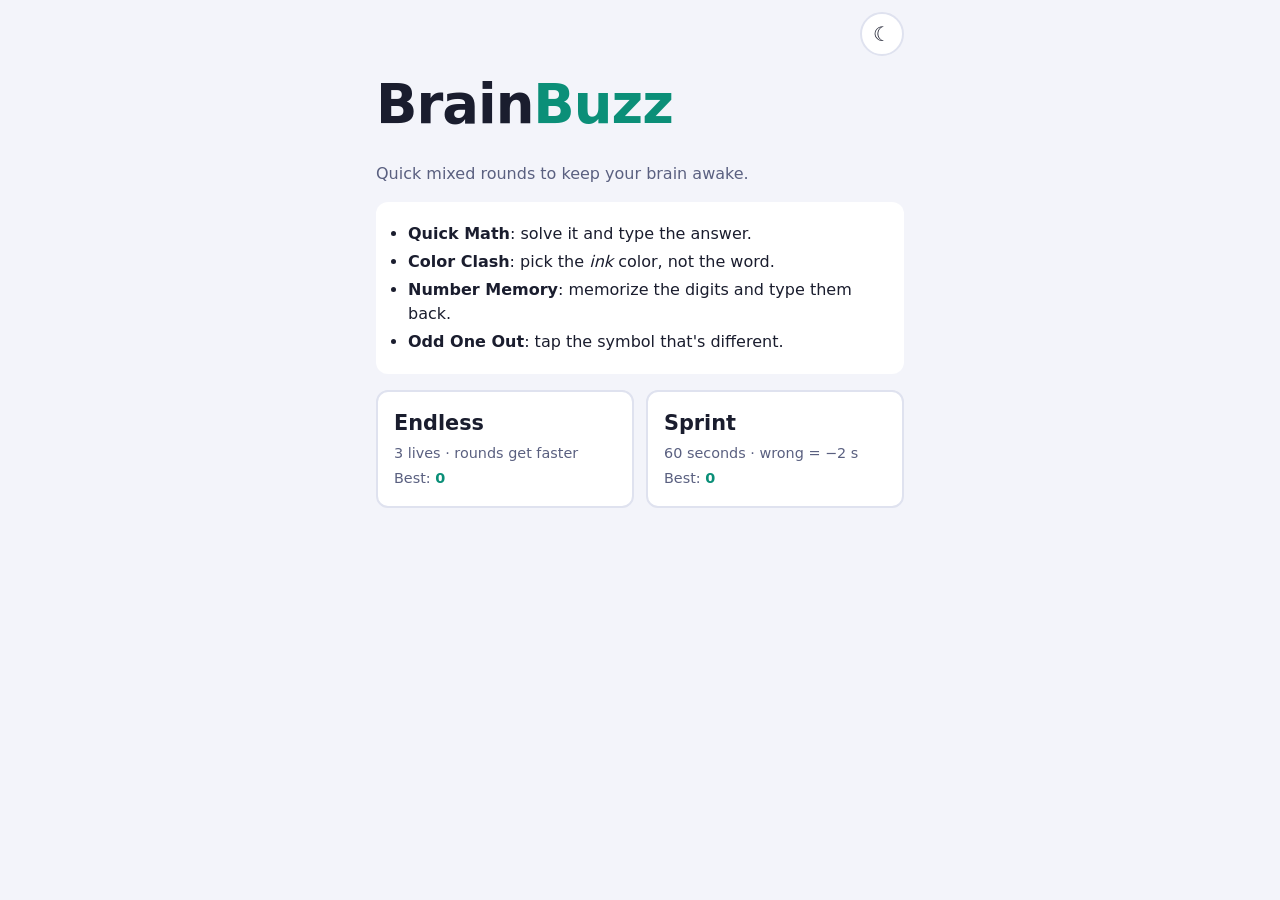
<file: index.html>
<!doctype html>
<html lang="en">
<head>
  <meta charset="utf-8">
  <meta name="viewport" content="width=device-width, initial-scale=1">
  <title>Brain Buzz</title>
  <meta name="description" content="Quick mixed mind-game rounds to keep your brain awake.">
  <link rel="icon" href="data:,">
  <link rel="stylesheet" href="style.css">
  <script>
    // Set the theme before the page paints, so there's no flash of the wrong colors.
    // (Same rule as resolveTheme() in js/theme.js.)
    try {
      var t = localStorage.getItem('brainBuzz.theme');
      if (t !== 'light' && t !== 'dark') t = matchMedia('(prefers-color-scheme: dark)').matches ? 'dark' : 'light';
      document.documentElement.dataset.theme = t;
    } catch (e) {}
  </script>
  <script type="module" src="js/main.js"></script>
</head>
<body>
  <main class="app">
    <div class="topbar">
      <button id="theme-toggle" class="theme-toggle" type="button" aria-label="Switch theme">☀</button>
    </div>

    <!-- Menu screen -->
    <section id="menu" class="screen">
      <h1 class="logo">Brain<span class="accent">Buzz</span></h1>
      <p class="tagline">Quick mixed rounds to keep your brain awake.</p>
      <ul class="howto">
        <li><b>Quick Math</b>: solve it and type the answer.</li>
        <li><b>Color Clash</b>: pick the <em>ink</em> color, not the word.</li>
        <li><b>Number Memory</b>: memorize the digits and type them back.</li>
        <li><b>Odd One Out</b>: tap the symbol that's different.</li>
      </ul>
      <div class="modes">
        <button class="mode" data-mode="endless" type="button">
          <span class="mode-name">Endless</span>
          <span class="mode-desc">3 lives · rounds get faster</span>
          <span class="mode-best">Best: <b id="best-endless">0</b></span>
        </button>
        <button class="mode" data-mode="sprint" type="button">
          <span class="mode-name">Sprint</span>
          <span class="mode-desc">60 seconds · wrong = −2 s</span>
          <span class="mode-best">Best: <b id="best-sprint">0</b></span>
        </button>
      </div>
    </section>

    <!-- Game screen -->
    <section id="game" class="screen" hidden>
      <div class="hud">
        <div class="stat">Score <b id="hud-score">0</b></div>
        <div class="stat">Level <b id="hud-level">1</b></div>
        <div class="stat" id="hud-status"></div>
        <button id="pause" class="btn small" type="button" title="Pause (Esc)">Pause</button>
      </div>
      <div class="timer"><div id="timer-fill" class="timer-fill"></div></div>
      <h2 id="round-name" class="round-name"></h2>
      <div id="challenge" class="challenge"></div>
      <div id="feedback" class="feedback" aria-live="polite"></div>

      <div id="pause-overlay" class="pause-overlay" role="dialog" aria-modal="true" aria-labelledby="pause-title" hidden>
        <div class="pause-card">
          <h2 id="pause-title">Paused</h2>
          <p class="hint">Timers are frozen. You'll get a fresh challenge when you resume.</p>
          <button id="resume" class="btn primary" type="button">Resume (Esc)</button>
          <button id="pause-quit" class="btn" type="button">Quit to menu</button>
        </div>
      </div>
    </section>

    <!-- Results screen -->
    <section id="results" class="screen" hidden>
      <h2 id="results-title">Game over</h2>
      <p class="final-score" id="final-score">0</p>
      <p class="new-best" id="new-best" hidden>New best!</p>
      <p class="final-detail" id="final-detail"></p>
      <div class="row">
        <button id="again" class="btn primary" type="button">Play again</button>
        <button id="to-menu" class="btn" type="button">Menu</button>
      </div>
    </section>
  </main>
</body>
</html>
</file>
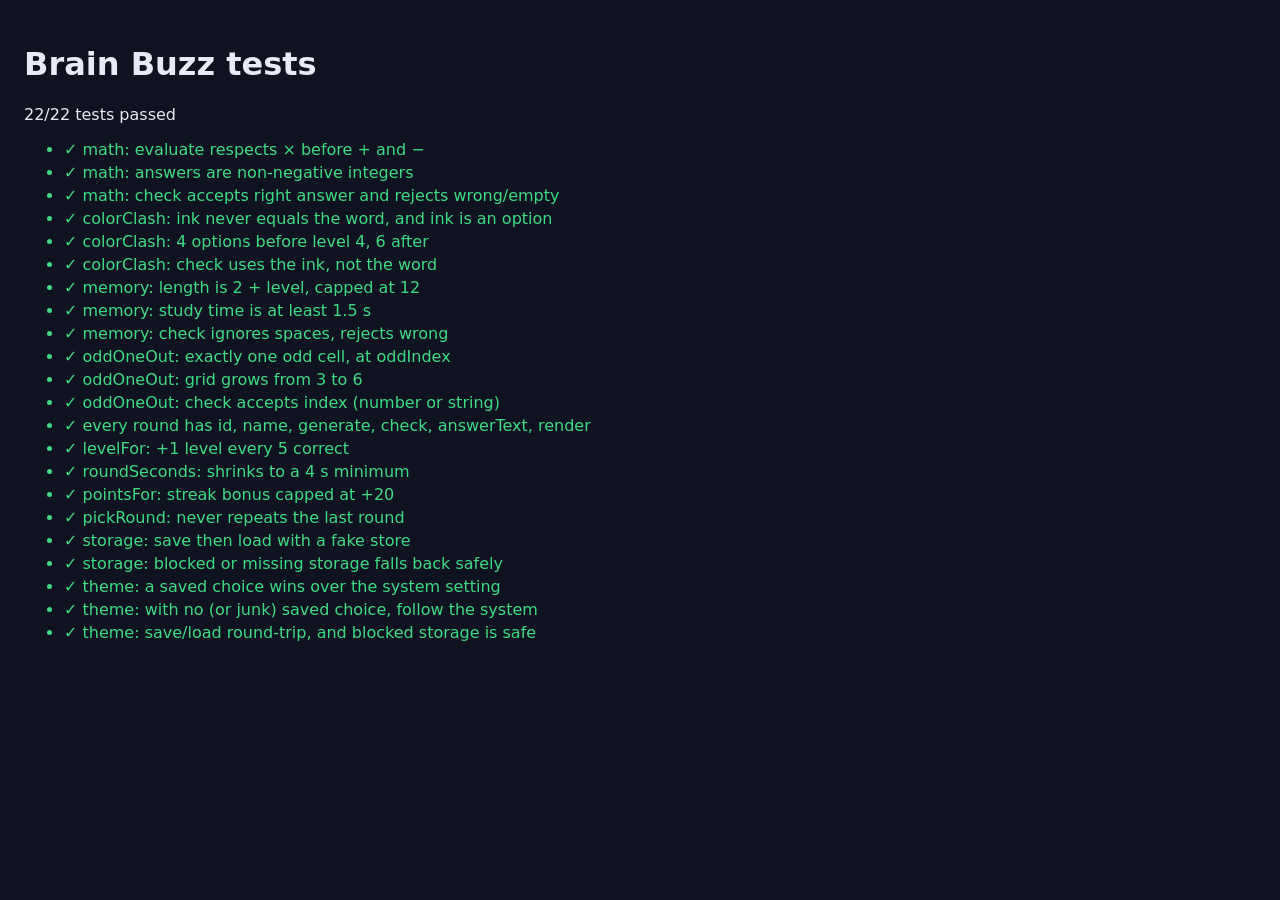
<file: tests.html>
<!doctype html>
<html lang="en">
<head>
  <meta charset="utf-8">
  <meta name="viewport" content="width=device-width, initial-scale=1">
  <title>Brain Buzz Tests</title>
  <link rel="icon" href="data:,">
  <style>
    body { font-family: system-ui, sans-serif; background: #0f1220; color: #e8eaf6; padding: 16px; }
    .pass { color: #3ddc84; }
    .fail { color: #ff5c5c; font-weight: bold; }
    li { margin: 4px 0; }
  </style>
  <script type="module" src="js/tests.js"></script>
</head>
<body>
  <h1>Brain Buzz tests</h1>
  <p id="summary">Running…</p>
  <ul id="results"></ul>
</body>
</html>
</file>
<file: style.css>
/* Dark theme (default) */
:root {
  --bg: #0f1220;
  --panel: #181c30;
  --panel-2: #22273f;
  --text: #e8eaf6;
  --muted: #9aa0c3;
  --accent: #2ee6c5;
  --on-accent: #062b25;
  --good: #3ddc84;
  --bad: #ff5c5c;
  --overlay: rgba(5, 7, 15, 0.75);
  --ink-red: #ff5c5c;
  --ink-blue: #4d9bff;
  --ink-green: #3ddc84;
  --ink-yellow: #ffd23f;
  --ink-purple: #c084ff;
  --ink-orange: #ff9f43;
  --radius: 12px;
  color-scheme: dark;
}

/* Light theme: used when chosen, or when the computer is in light mode and nothing is saved */
:root[data-theme="light"] {
  --bg: #f3f4fa;
  --panel: #ffffff;
  --panel-2: #dfe2ef;
  --text: #1a1d2e;
  --muted: #5a6080;
  --accent: #0b8f78;
  --on-accent: #ffffff;
  --good: #18864a;
  --bad: #d62828;
  --overlay: rgba(230, 232, 242, 0.8);
  --ink-red: #d62828;
  --ink-blue: #1f6fd6;
  --ink-green: #188a4a;
  --ink-yellow: #a87f00;
  --ink-purple: #8a3fd1;
  --ink-orange: #d9660b;
  color-scheme: light;
}

* { box-sizing: border-box; }
[hidden] { display: none !important; }

html, body { margin: 0; }
body {
  background: var(--bg);
  color: var(--text);
  font-family: system-ui, -apple-system, "Segoe UI", Roboto, sans-serif;
  line-height: 1.5;
  min-height: 100vh;
}

.app {
  max-width: 560px;
  margin: 0 auto;
  padding: 12px 16px 48px;
}

.topbar { display: flex; justify-content: flex-end; margin-bottom: 8px; }
.theme-toggle {
  width: 44px; height: 44px; border-radius: 50%;
  border: 2px solid var(--panel-2); background: var(--panel); color: var(--text);
  font-size: 1.25rem; line-height: 1; cursor: pointer;
}
.theme-toggle:hover, .theme-toggle:focus-visible { border-color: var(--accent); outline: none; }

.screen { display: flex; flex-direction: column; gap: 16px; }

/* ---------- Menu ---------- */
.logo { font-size: clamp(2.4rem, 10vw, 3.4rem); margin: 0; letter-spacing: -1px; }
.accent { color: var(--accent); }
.tagline { color: var(--muted); margin: 0; }
.howto { margin: 0; padding: 16px 16px 16px 32px; background: var(--panel); border-radius: var(--radius); }
.howto li { margin: 4px 0; }

.modes { display: grid; grid-template-columns: 1fr 1fr; gap: 12px; }
.mode {
  display: flex; flex-direction: column; gap: 4px; text-align: left;
  padding: 16px; border-radius: var(--radius);
  background: var(--panel); color: var(--text);
  border: 2px solid var(--panel-2); cursor: pointer; font: inherit;
}
.mode:hover, .mode:focus-visible { border-color: var(--accent); outline: none; }
.mode-name { font-size: 1.3rem; font-weight: 700; }
.mode-desc, .mode-best { color: var(--muted); font-size: 0.9rem; }
.mode-best b { color: var(--accent); }

/* ---------- Buttons & inputs ---------- */
.btn {
  min-height: 44px; padding: 8px 16px;
  border-radius: 10px; border: 2px solid var(--panel-2);
  background: var(--panel); color: var(--text);
  font: inherit; font-weight: 600; cursor: pointer;
}
.btn:hover, .btn:focus-visible { border-color: var(--accent); outline: none; }
.btn.primary { background: var(--accent); border-color: var(--accent); color: var(--on-accent); }
.btn.small { min-height: 36px; padding: 4px 12px; font-size: 0.85rem; }

.answer-form { display: flex; gap: 8px; }
.answer-input {
  flex: 1; min-width: 0; min-height: 48px; padding: 8px 12px;
  border-radius: 10px; border: 2px solid var(--panel-2);
  background: var(--panel); color: var(--text);
  font: inherit; font-size: 1.4rem; text-align: center;
}
.answer-input:focus { border-color: var(--accent); outline: none; }

/* ---------- Game ---------- */
.hud { display: flex; align-items: center; gap: 16px; flex-wrap: wrap; }
.stat { color: var(--muted); }
.stat b { color: var(--text); font-size: 1.15rem; }
#pause { margin-left: auto; }

.pause-overlay {
  position: fixed; inset: 0; z-index: 10;
  display: flex; align-items: center; justify-content: center; padding: 16px;
  background: var(--overlay);
  backdrop-filter: blur(4px);
}
.pause-card {
  display: flex; flex-direction: column; gap: 12px; align-items: stretch;
  width: 100%; max-width: 320px; padding: 24px;
  background: var(--panel); border: 2px solid var(--panel-2); border-radius: var(--radius);
  text-align: center;
}
.pause-card h2 { margin: 0; }
.lives { color: var(--bad); letter-spacing: 3px; font-size: 1.1rem; }

.timer { height: 8px; background: var(--panel-2); border-radius: 99px; overflow: hidden; }
.timer-fill { height: 100%; width: 100%; background: var(--accent); }
.timer-fill.low { background: var(--bad); }

.round-name { margin: 8px 0 0; font-size: 1rem; text-transform: uppercase; letter-spacing: 2px; color: var(--accent); }
.challenge {
  display: flex; flex-direction: column; gap: 16px;
  min-height: 260px; padding: 20px 16px;
  background: var(--panel); border-radius: var(--radius);
}
.hint { margin: 0; color: var(--muted); text-align: center; }
.big {
  font-size: clamp(2rem, 9vw, 3rem); font-weight: 800;
  text-align: center; word-break: break-all;
}
.mono { font-family: ui-monospace, "Cascadia Mono", Consolas, monospace; }
.clash-word { letter-spacing: 2px; }

.color-grid { display: grid; grid-template-columns: 1fr 1fr; gap: 10px; }
.color-btn { display: flex; align-items: center; gap: 10px; justify-content: flex-start; }
.color-btn kbd { margin-left: auto; color: var(--muted); font-size: 0.8rem; }
.swatch { width: 18px; height: 18px; border-radius: 50%; flex: none; }

.odd-grid {
  display: grid; gap: 6px;
  grid-template-columns: repeat(var(--size), 1fr);
  width: 100%; max-width: 380px; margin: 0 auto;
}
.cell {
  aspect-ratio: 1; min-height: 44px;
  border-radius: 8px; border: 2px solid var(--panel-2);
  background: var(--panel-2); color: var(--text);
  font-size: clamp(1.1rem, calc(16vw / var(--size)), 2rem); cursor: pointer;
}
.cell:hover, .cell:focus-visible { border-color: var(--accent); outline: none; }

.feedback { min-height: 1.6em; text-align: center; font-weight: 700; }
.feedback.good { color: var(--good); }
.feedback.bad { color: var(--bad); }

/* ---------- Results ---------- */
#results { text-align: center; align-items: center; padding-top: 32px; }
#results h2 { margin: 0; }
.final-score { font-size: 4rem; font-weight: 800; margin: 0; color: var(--accent); }
.new-best { margin: 0; color: var(--good); font-weight: 700; font-size: 1.2rem; }
.final-detail { margin: 0; color: var(--muted); }
.row { display: flex; gap: 12px; }

@media (max-width: 420px) {
  .modes { grid-template-columns: 1fr; }
}
</file>
